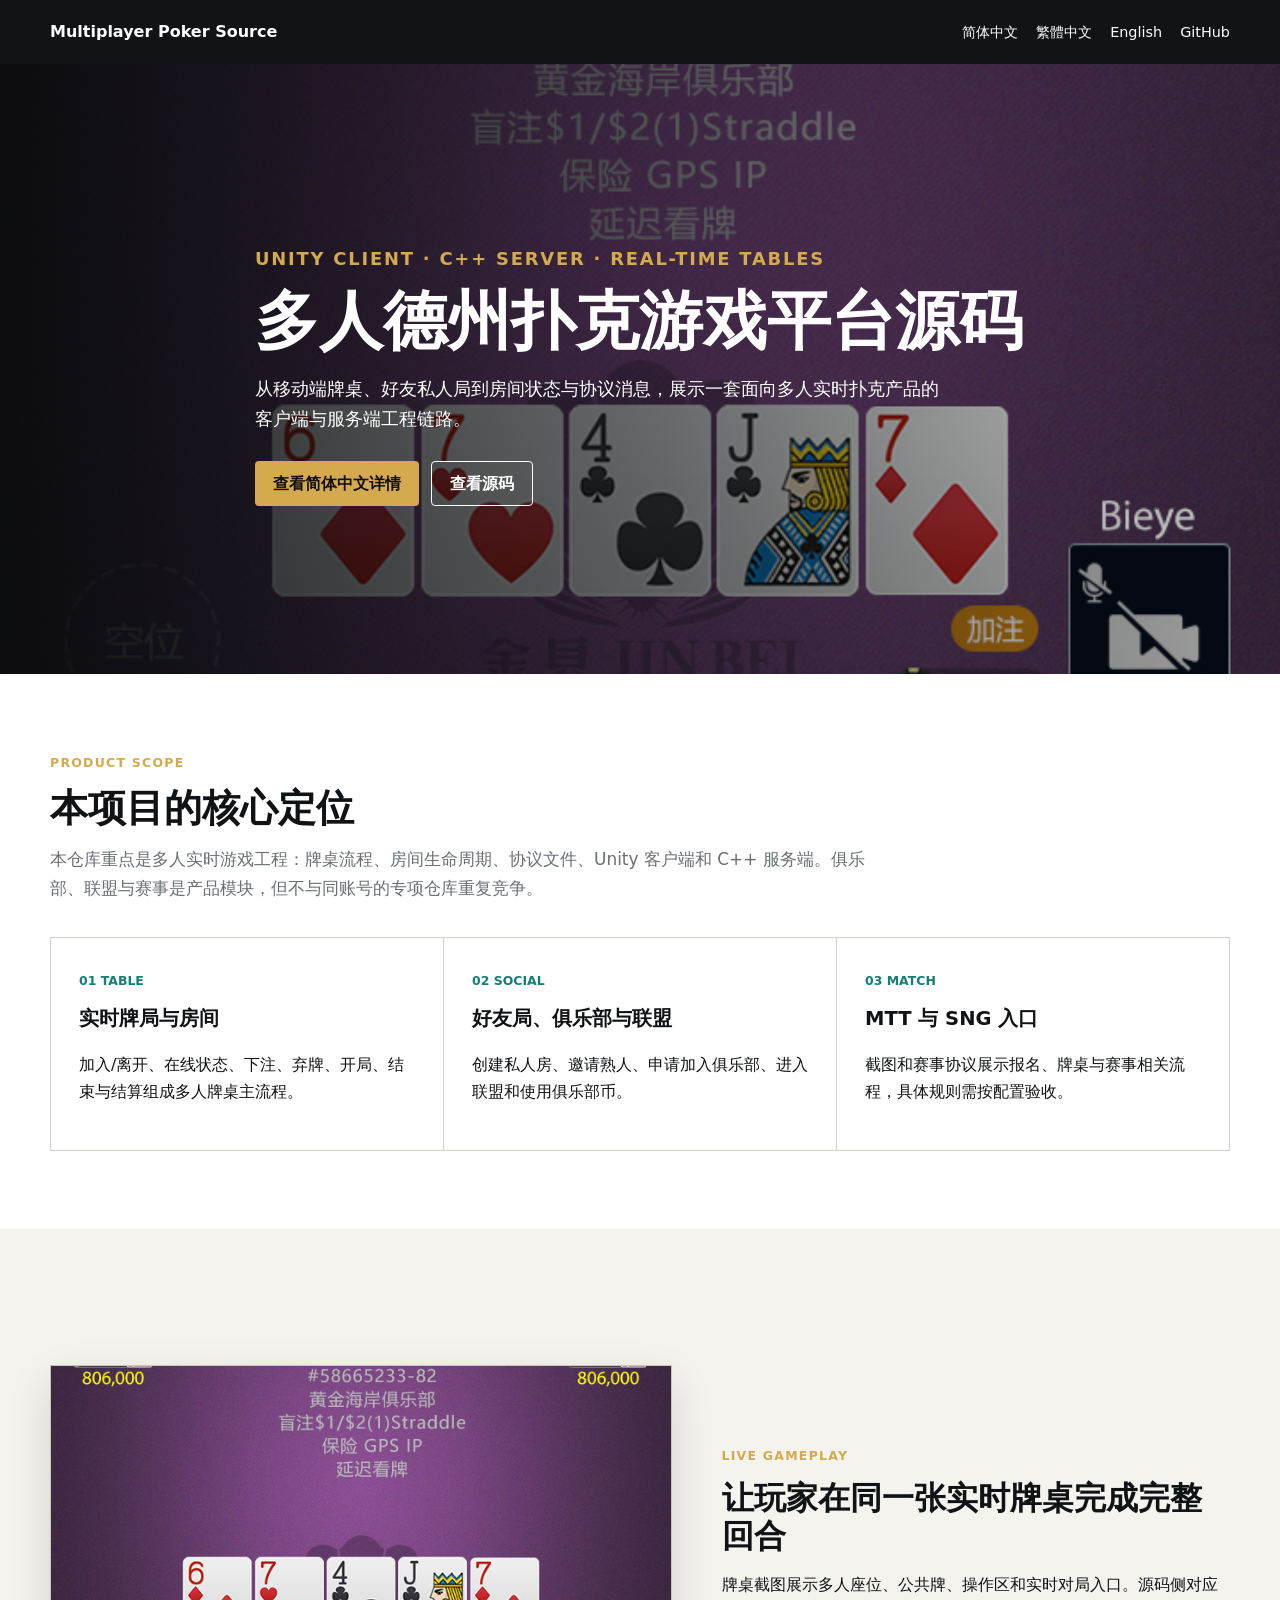
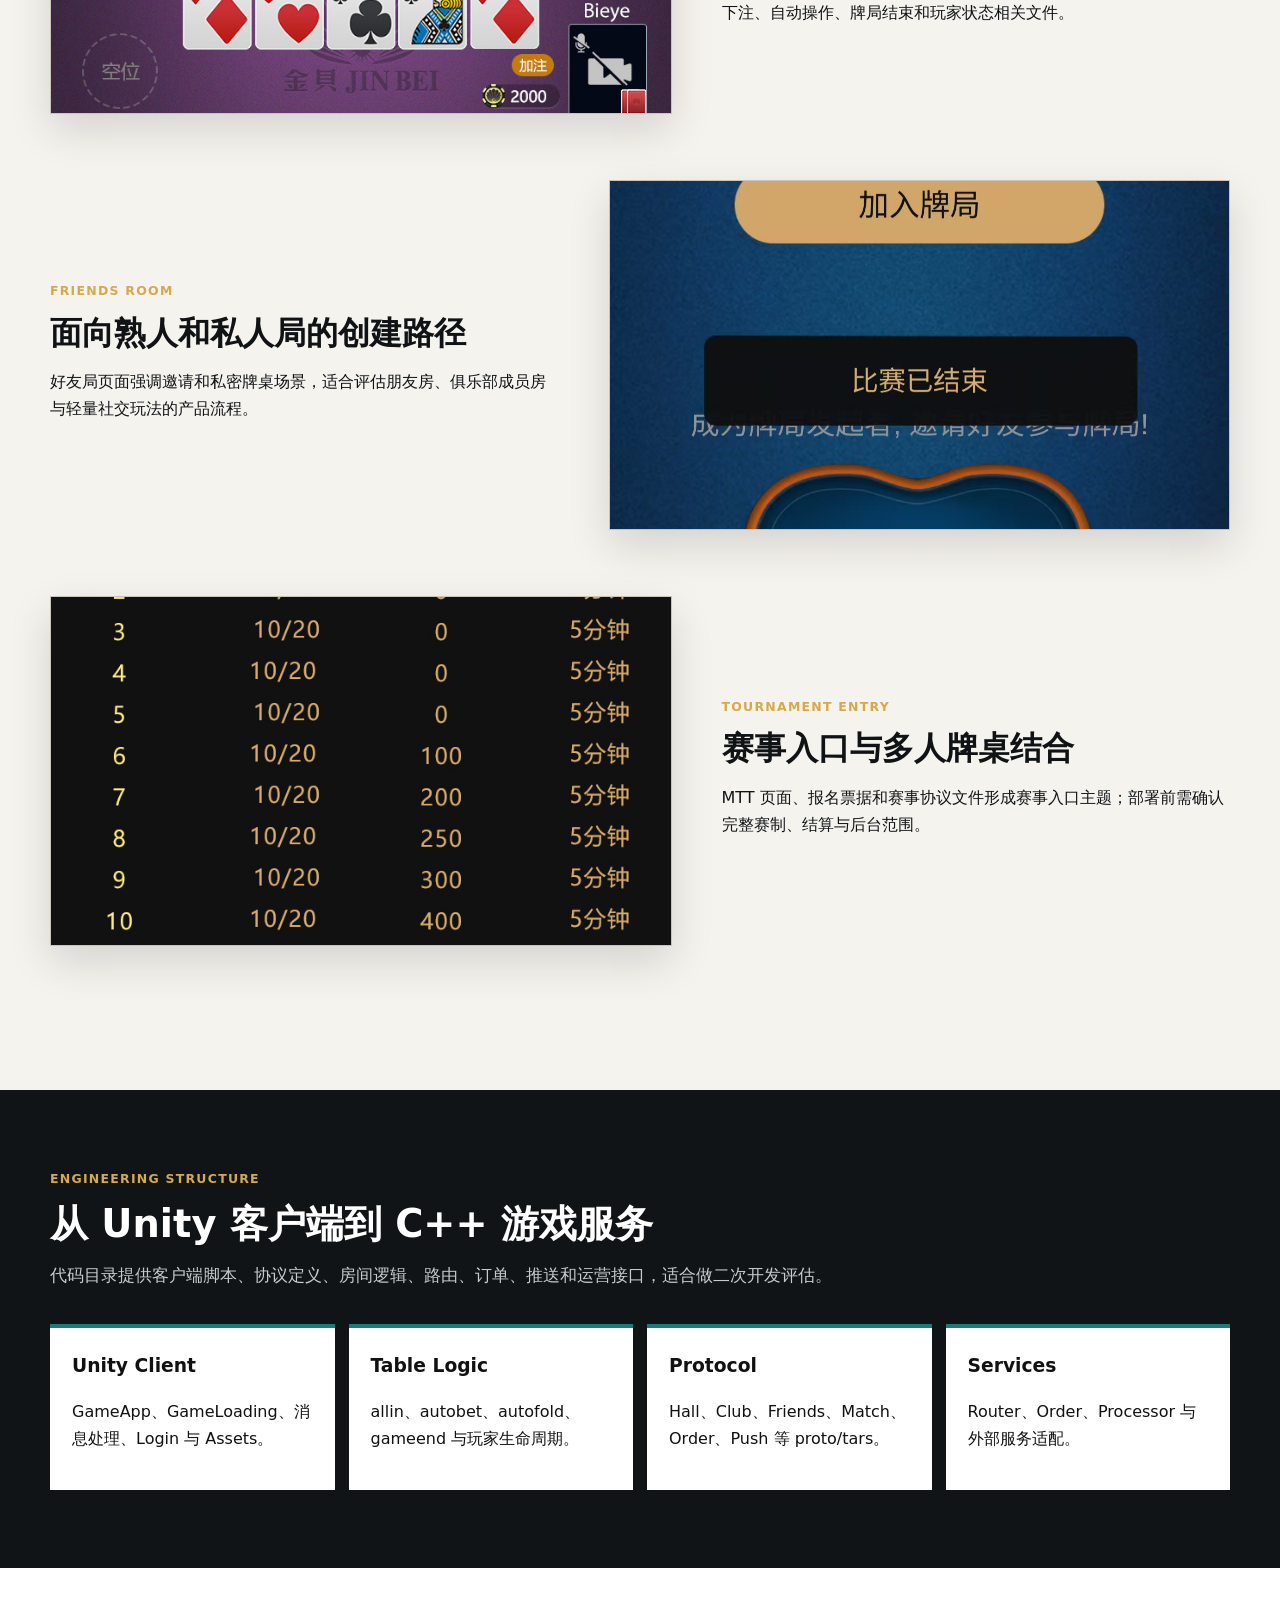
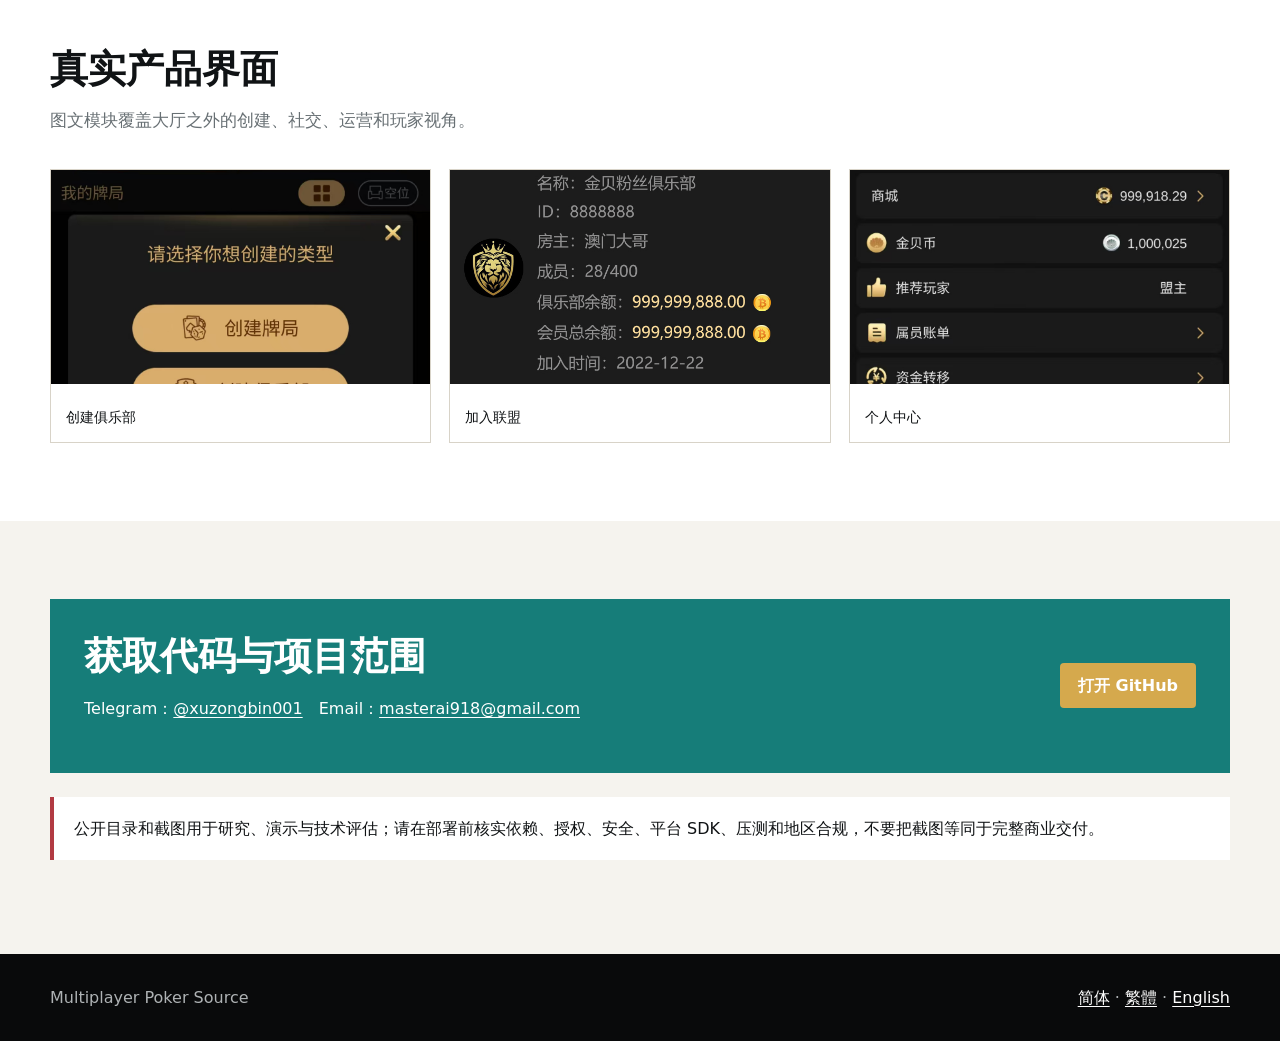
<file: docs/index.html>
<!doctype html><html lang="zh-CN"><head><meta charset="utf-8"><meta name="google-site-verification" content="rrp5Uvgzi-1-rMxUBfhV3wjlNrFqzwnqiA4e3qsOLEM" /><meta name="viewport" content="width=device-width,initial-scale=1"><title>多人德州扑克源码 | C++与Unity</title><meta name="description" content="多人德州扑克源码图文介绍：实时牌桌、好友局、俱乐部、联盟、MTT/SNG、Unity客户端与C++服务端。"><meta name="robots" content="index,follow,max-image-preview:large"><link rel="canonical" href="https://masterai-top.github.io/Texas-Hold-em-Poker/"><link rel="alternate" hreflang="zh-CN" href="https://masterai-top.github.io/Texas-Hold-em-Poker/zh-cn/"><link rel="alternate" hreflang="zh-TW" href="https://masterai-top.github.io/Texas-Hold-em-Poker/zh-tw/"><link rel="alternate" hreflang="en" href="https://masterai-top.github.io/Texas-Hold-em-Poker/en/"><link rel="stylesheet" href="assets/style.css"></head><body><nav class="nav"><div class="wrap"><a class="brand" href="./">Multiplayer Poker Source</a><div class="links"><a href="zh-cn/">简体中文</a><a href="zh-tw/">繁體中文</a><a href="en/">English</a><a href="https://github.com/masterai-top/Texas-Hold-em-Poker">GitHub</a></div></div></nav><header class="hero"><div class="wrap hero-inner"><p class="eyebrow">Unity Client · C++ Server · Real-Time Tables</p><h1>多人德州扑克游戏平台源码</h1><p>从移动端牌桌、好友私人局到房间状态与协议消息，展示一套面向多人实时扑克产品的客户端与服务端工程链路。</p><div class="actions"><a class="button" href="zh-cn/">查看简体中文详情</a><a class="button alt" href="https://github.com/masterai-top/Texas-Hold-em-Poker">查看源码</a></div></div></header><main><section class="section white"><div class="wrap"><p class="eyebrow">Product Scope</p><h2>本项目的核心定位</h2><p class="lead">本仓库重点是多人实时游戏工程：牌桌流程、房间生命周期、协议文件、Unity 客户端和 C++ 服务端。俱乐部、联盟与赛事是产品模块，但不与同账号的专项仓库重复竞争。</p><div class="grid"><article class="card"><b>01 Table</b><h3>实时牌局与房间</h3><p>加入/离开、在线状态、下注、弃牌、开局、结束与结算组成多人牌桌主流程。</p></article><article class="card"><b>02 Social</b><h3>好友局、俱乐部与联盟</h3><p>创建私人房、邀请熟人、申请加入俱乐部、进入联盟和使用俱乐部币。</p></article><article class="card"><b>03 Match</b><h3>MTT 与 SNG 入口</h3><p>截图和赛事协议展示报名、牌桌与赛事相关流程，具体规则需按配置验收。</p></article></div></div></section><section class="section"><div class="wrap"><div class="story"><div class="media"><img src="assets/screenshots/poker-table-01.jpg" alt="德州扑克多人实时牌桌源码界面"></div><div><p class="eyebrow">Live Gameplay</p><h3>让玩家在同一张实时牌桌完成完整回合</h3><p>牌桌截图展示多人座位、公共牌、操作区和实时对局入口。源码侧对应下注、自动操作、牌局结束和玩家状态相关文件。</p></div></div><div class="story rev"><div class="media"><img src="assets/screenshots/private-table-04.jpg" alt="德州扑克好友私人局源码界面"></div><div><p class="eyebrow">Friends Room</p><h3>面向熟人和私人局的创建路径</h3><p>好友局页面强调邀请和私密牌桌场景，适合评估朋友房、俱乐部成员房与轻量社交玩法的产品流程。</p></div></div><div class="story"><div class="media"><img src="assets/screenshots/mtt-tournament-03.jpg" alt="德州扑克MTT赛事源码界面"></div><div><p class="eyebrow">Tournament Entry</p><h3>赛事入口与多人牌桌结合</h3><p>MTT 页面、报名票据和赛事协议文件形成赛事入口主题；部署前需确认完整赛制、结算与后台范围。</p></div></div></div></section><section class="section dark"><div class="wrap"><p class="eyebrow">Engineering Structure</p><h2>从 Unity 客户端到 C++ 游戏服务</h2><p class="lead">代码目录提供客户端脚本、协议定义、房间逻辑、路由、订单、推送和运营接口，适合做二次开发评估。</p><div class="arch"><article class="layer"><h3>Unity Client</h3><p>GameApp、GameLoading、消息处理、Login 与 Assets。</p></article><article class="layer"><h3>Table Logic</h3><p>allin、autobet、autofold、gameend 与玩家生命周期。</p></article><article class="layer"><h3>Protocol</h3><p>Hall、Club、Friends、Match、Order、Push 等 proto/tars。</p></article><article class="layer"><h3>Services</h3><p>Router、Order、Processor 与外部服务适配。</p></article></div></div></section><section class="section white"><div class="wrap"><h2>真实产品界面</h2><p class="lead">图文模块覆盖大厅之外的创建、社交、运营和玩家视角。</p><div class="gallery"><figure><img src="assets/screenshots/create-club-02.jpg" alt="创建德州扑克俱乐部界面"><figcaption>创建俱乐部</figcaption></figure><figure><img src="assets/screenshots/join-alliance-06.jpg" alt="加入德州扑克联盟界面"><figcaption>加入联盟</figcaption></figure><figure><img src="assets/screenshots/player-profile-05.jpg" alt="德州扑克个人中心界面"><figcaption>个人中心</figcaption></figure></div></div></section><section class="section"><div class="wrap"><div class="contact"><div><h2>获取代码与项目范围</h2><p>Telegram：<a href="https://t.me/xuzongbin001">@xuzongbin001</a>　Email：<a href="mailto:masterai918@gmail.com">masterai918@gmail.com</a></p></div><a class="button" href="https://github.com/masterai-top/Texas-Hold-em-Poker">打开 GitHub</a></div><p class="note">公开目录和截图用于研究、演示与技术评估；请在部署前核实依赖、授权、安全、平台 SDK、压测和地区合规，不要把截图等同于完整商业交付。</p></div></section></main><footer class="footer"><div class="wrap"><span>Multiplayer Poker Source</span><span><a href="zh-cn/">简体</a> · <a href="zh-tw/">繁體</a> · <a href="en/">English</a></span></div></footer></body></html>
</file>
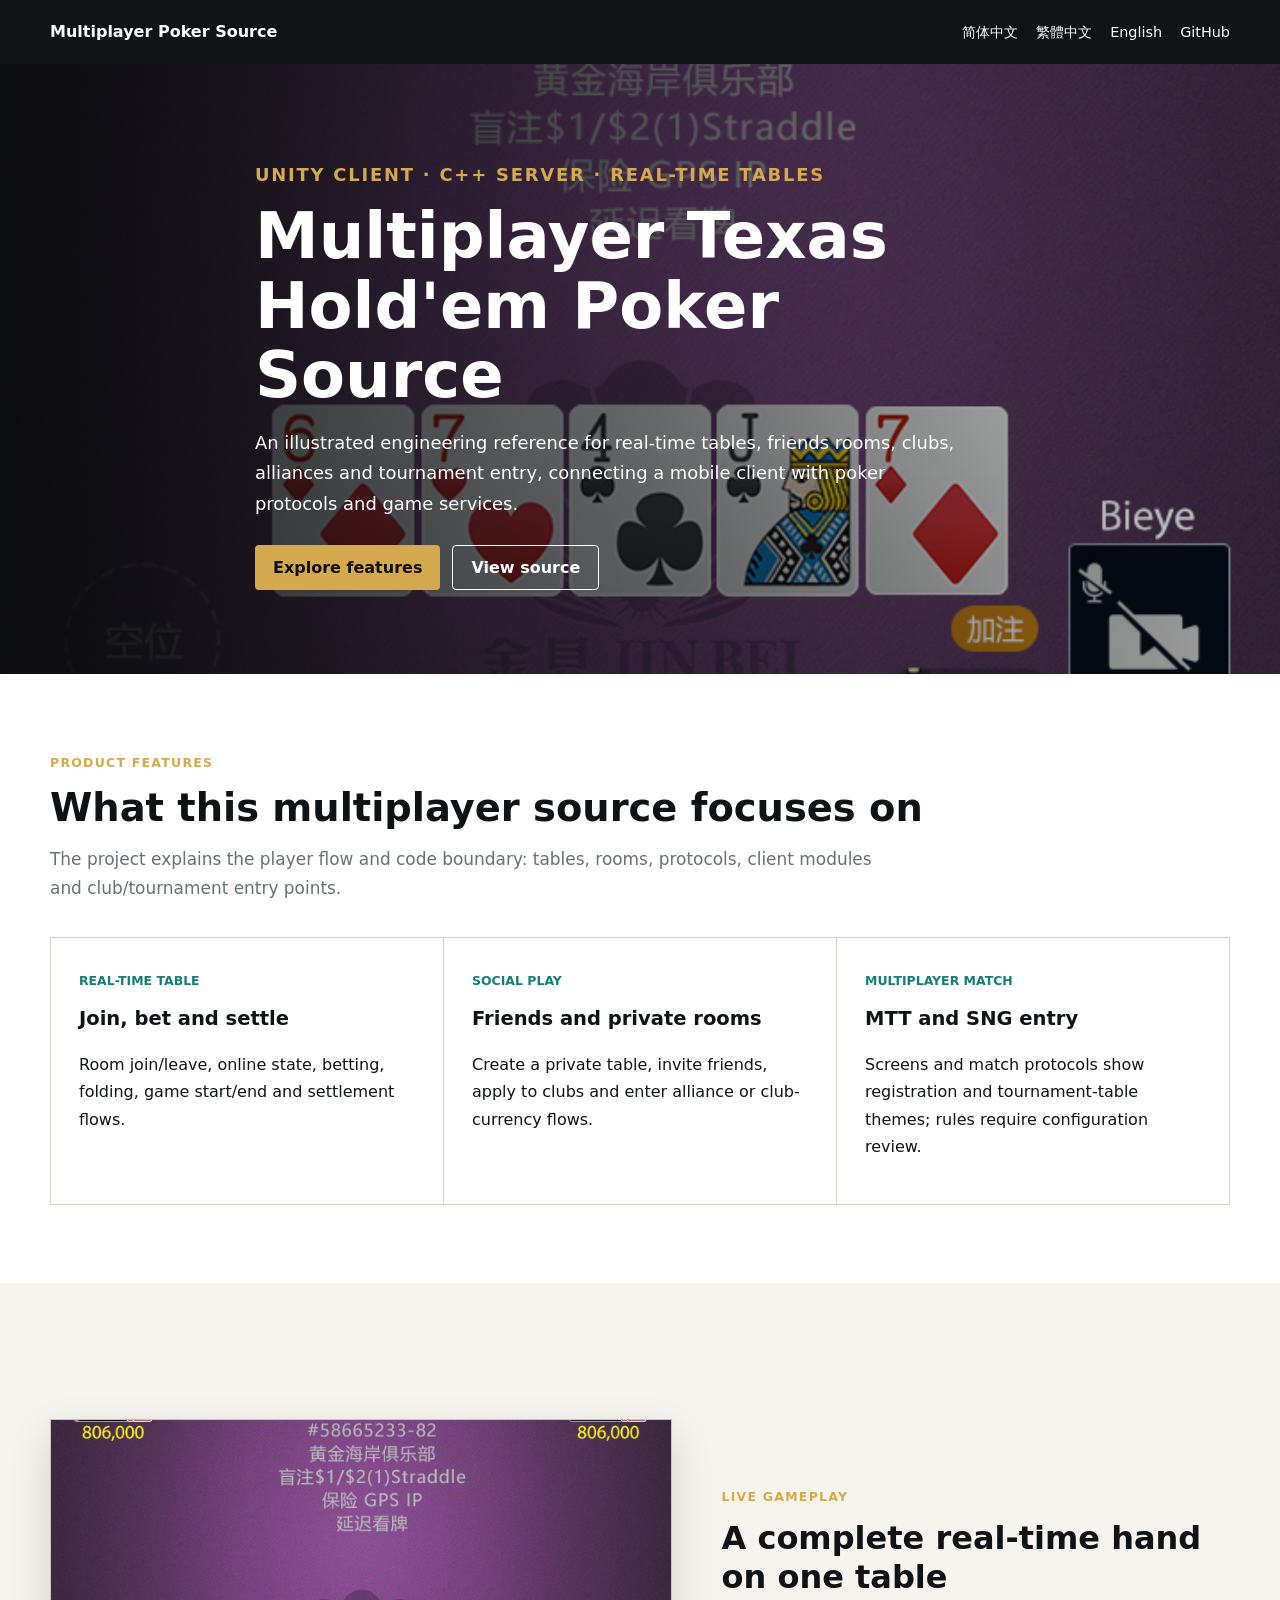
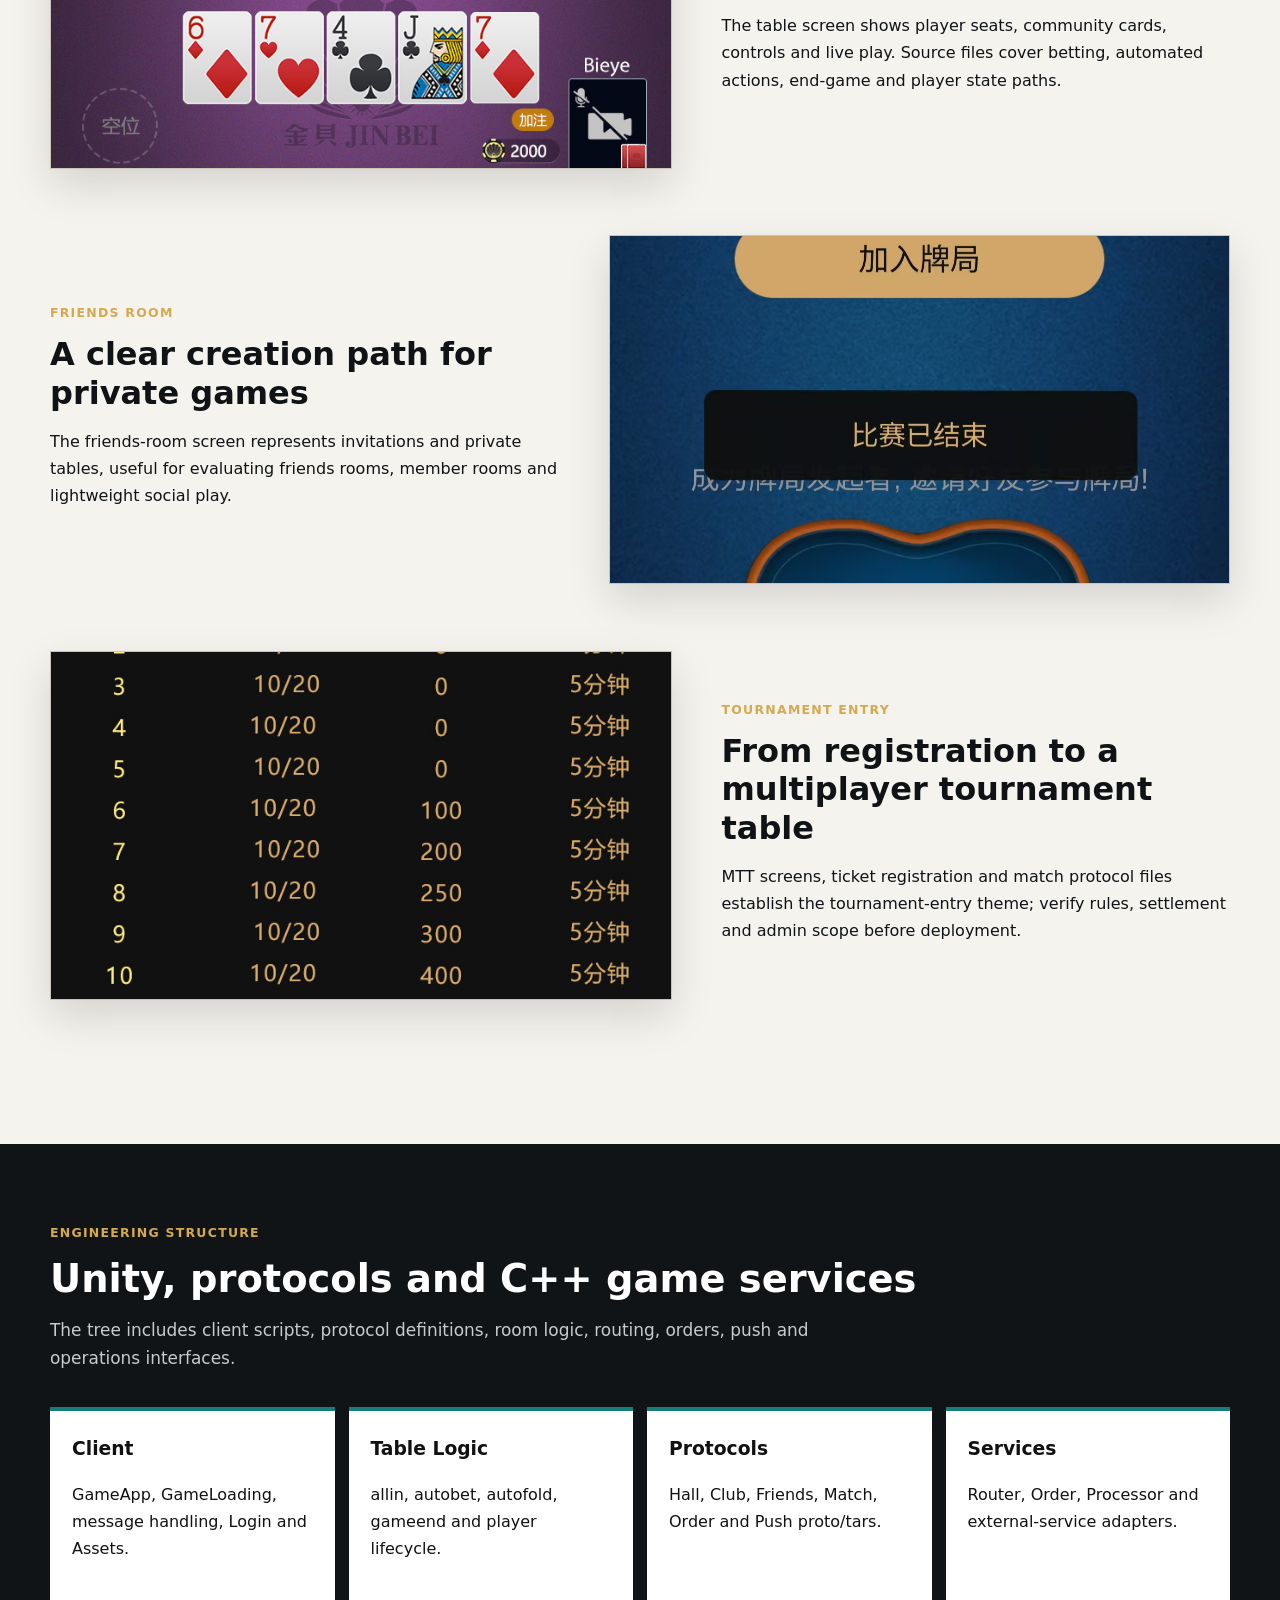
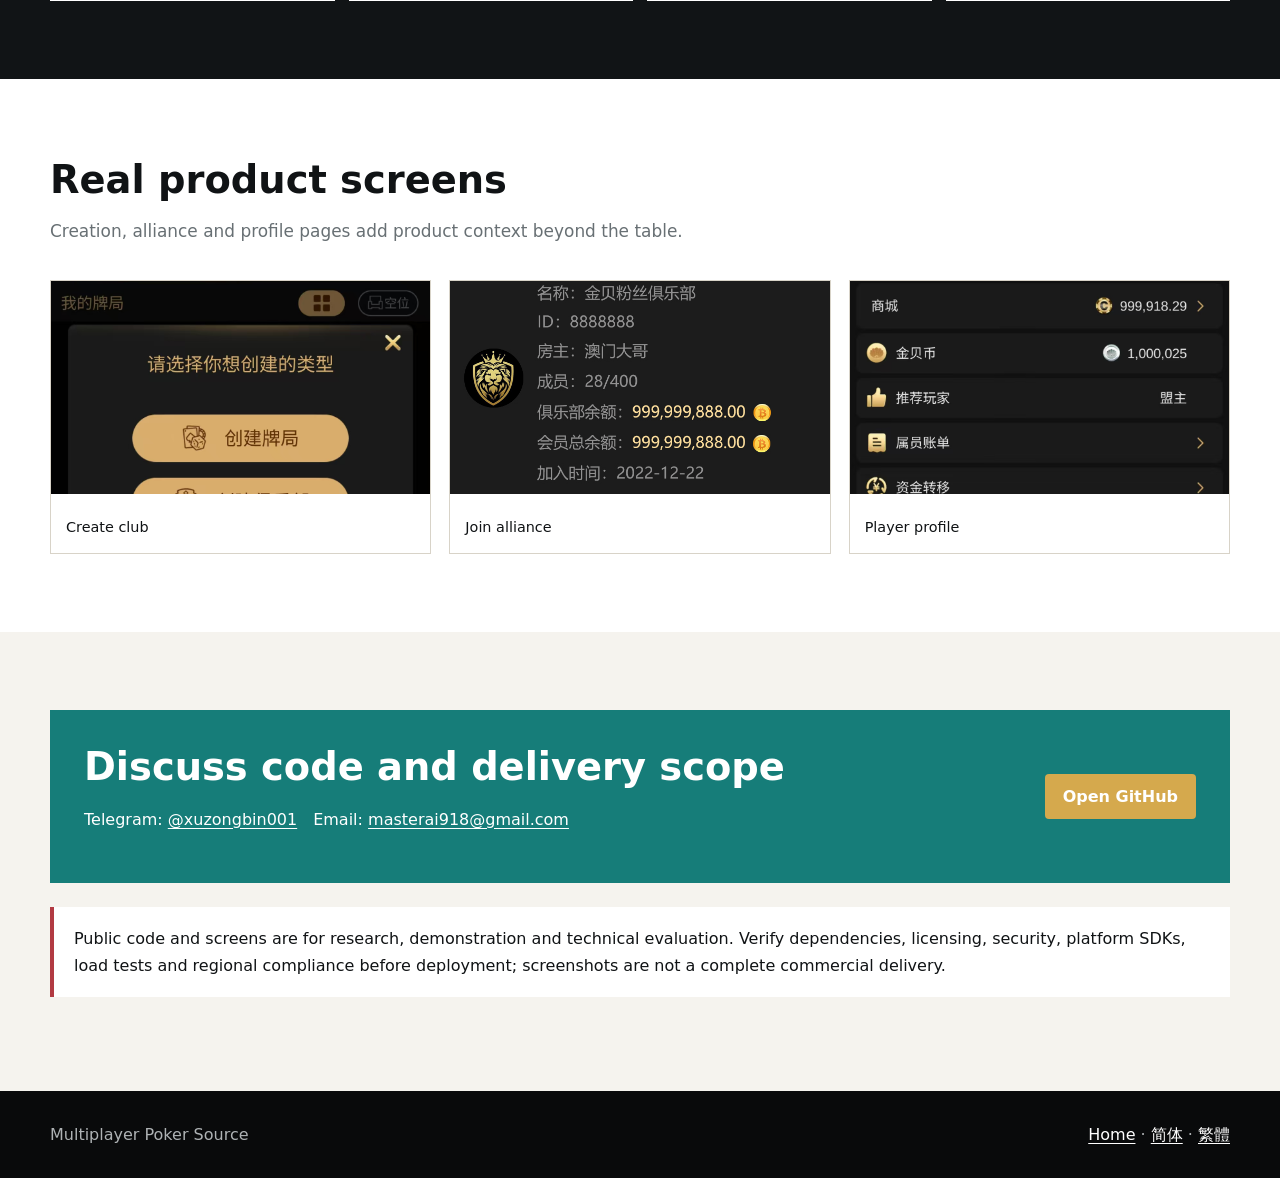
<file: docs/en/index.html>
<!doctype html><html lang="en"><head><meta charset="utf-8"><meta name="viewport" content="width=device-width,initial-scale=1"><title>Multiplayer Poker Source | C++ Unity</title><meta name="description" content="Multiplayer Texas Holdem poker source code with real-time tables, friends rooms, clubs, alliances, MTT/SNG, Unity client and C++ server modules."><meta name="robots" content="index,follow,max-image-preview:large"><link rel="canonical" href="https://masterai-top.github.io/Texas-Hold-em-Poker/en/"><link rel="alternate" hreflang="zh-CN" href="https://masterai-top.github.io/Texas-Hold-em-Poker/zh-cn/"><link rel="alternate" hreflang="zh-TW" href="https://masterai-top.github.io/Texas-Hold-em-Poker/zh-tw/"><link rel="alternate" hreflang="en" href="https://masterai-top.github.io/Texas-Hold-em-Poker/en/"><link rel="stylesheet" href="../assets/style.css"></head><body><nav class="nav"><div class="wrap"><a class="brand" href="../">Multiplayer Poker Source</a><div class="links"><a href="../zh-cn/">简体中文</a><a href="../zh-tw/">繁體中文</a><a href="./">English</a><a href="https://github.com/masterai-top/Texas-Hold-em-Poker">GitHub</a></div></div></nav><header class="hero"><div class="wrap hero-inner"><p class="eyebrow">Unity Client · C++ Server · Real-Time Tables</p><h1>Multiplayer Texas Hold'em Poker Source</h1><p>An illustrated engineering reference for real-time tables, friends rooms, clubs, alliances and tournament entry, connecting a mobile client with poker protocols and game services.</p><div class="actions"><a class="button" href="#features">Explore features</a><a class="button alt" href="https://github.com/masterai-top/Texas-Hold-em-Poker">View source</a></div></div></header><main><section class="section white" id="features"><div class="wrap"><p class="eyebrow">Product Features</p><h2>What this multiplayer source focuses on</h2><p class="lead">The project explains the player flow and code boundary: tables, rooms, protocols, client modules and club/tournament entry points.</p><div class="grid"><article class="card"><b>Real-Time Table</b><h3>Join, bet and settle</h3><p>Room join/leave, online state, betting, folding, game start/end and settlement flows.</p></article><article class="card"><b>Social Play</b><h3>Friends and private rooms</h3><p>Create a private table, invite friends, apply to clubs and enter alliance or club-currency flows.</p></article><article class="card"><b>Multiplayer Match</b><h3>MTT and SNG entry</h3><p>Screens and match protocols show registration and tournament-table themes; rules require configuration review.</p></article></div></div></section><section class="section"><div class="wrap"><div class="story"><div class="media"><img src="../assets/screenshots/poker-table-01.jpg" alt="Multiplayer Texas Holdem real-time poker table"></div><div><p class="eyebrow">Live Gameplay</p><h3>A complete real-time hand on one table</h3><p>The table screen shows player seats, community cards, controls and live play. Source files cover betting, automated actions, end-game and player state paths.</p></div></div><div class="story rev"><div class="media"><img src="../assets/screenshots/private-table-04.jpg" alt="Texas Holdem friends private room"></div><div><p class="eyebrow">Friends Room</p><h3>A clear creation path for private games</h3><p>The friends-room screen represents invitations and private tables, useful for evaluating friends rooms, member rooms and lightweight social play.</p></div></div><div class="story"><div class="media"><img src="../assets/screenshots/mtt-tournament-03.jpg" alt="Texas Holdem MTT tournament screen"></div><div><p class="eyebrow">Tournament Entry</p><h3>From registration to a multiplayer tournament table</h3><p>MTT screens, ticket registration and match protocol files establish the tournament-entry theme; verify rules, settlement and admin scope before deployment.</p></div></div></div></section><section class="section dark"><div class="wrap"><p class="eyebrow">Engineering Structure</p><h2>Unity, protocols and C++ game services</h2><p class="lead">The tree includes client scripts, protocol definitions, room logic, routing, orders, push and operations interfaces.</p><div class="arch"><article class="layer"><h3>Client</h3><p>GameApp, GameLoading, message handling, Login and Assets.</p></article><article class="layer"><h3>Table Logic</h3><p>allin, autobet, autofold, gameend and player lifecycle.</p></article><article class="layer"><h3>Protocols</h3><p>Hall, Club, Friends, Match, Order and Push proto/tars.</p></article><article class="layer"><h3>Services</h3><p>Router, Order, Processor and external-service adapters.</p></article></div></div></section><section class="section white"><div class="wrap"><h2>Real product screens</h2><p class="lead">Creation, alliance and profile pages add product context beyond the table.</p><div class="gallery"><figure><img src="../assets/screenshots/create-club-02.jpg" alt="Create a Texas Holdem poker club"><figcaption>Create club</figcaption></figure><figure><img src="../assets/screenshots/join-alliance-06.jpg" alt="Join a Texas Holdem poker alliance"><figcaption>Join alliance</figcaption></figure><figure><img src="../assets/screenshots/player-profile-05.jpg" alt="Texas Holdem player profile"><figcaption>Player profile</figcaption></figure></div></div></section><section class="section"><div class="wrap"><div class="contact"><div><h2>Discuss code and delivery scope</h2><p>Telegram: <a href="https://t.me/xuzongbin001">@xuzongbin001</a>　Email: <a href="mailto:masterai918@gmail.com">masterai918@gmail.com</a></p></div><a class="button" href="https://github.com/masterai-top/Texas-Hold-em-Poker">Open GitHub</a></div><p class="note">Public code and screens are for research, demonstration and technical evaluation. Verify dependencies, licensing, security, platform SDKs, load tests and regional compliance before deployment; screenshots are not a complete commercial delivery.</p></div></section></main><footer class="footer"><div class="wrap"><span>Multiplayer Poker Source</span><span><a href="../">Home</a> · <a href="../zh-cn/">简体</a> · <a href="../zh-tw/">繁體</a></span></div></footer></body></html>
</file>
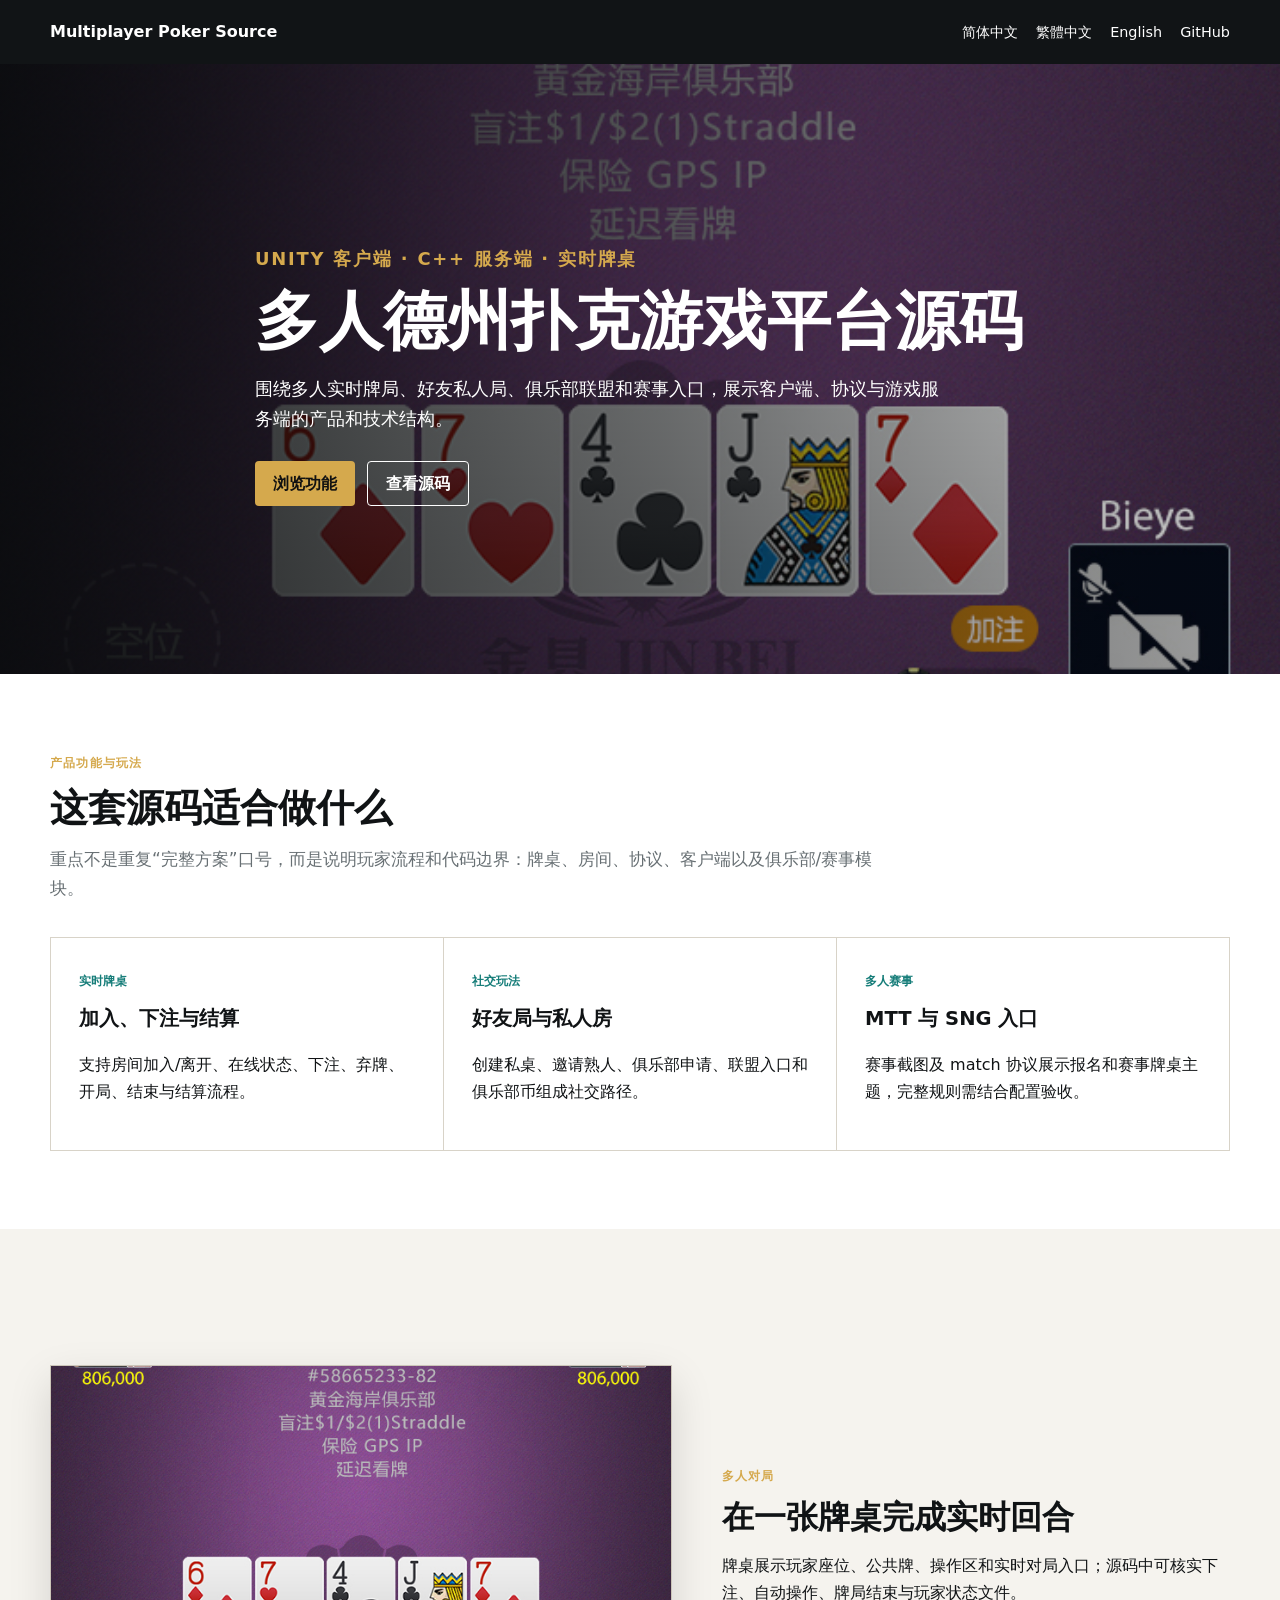
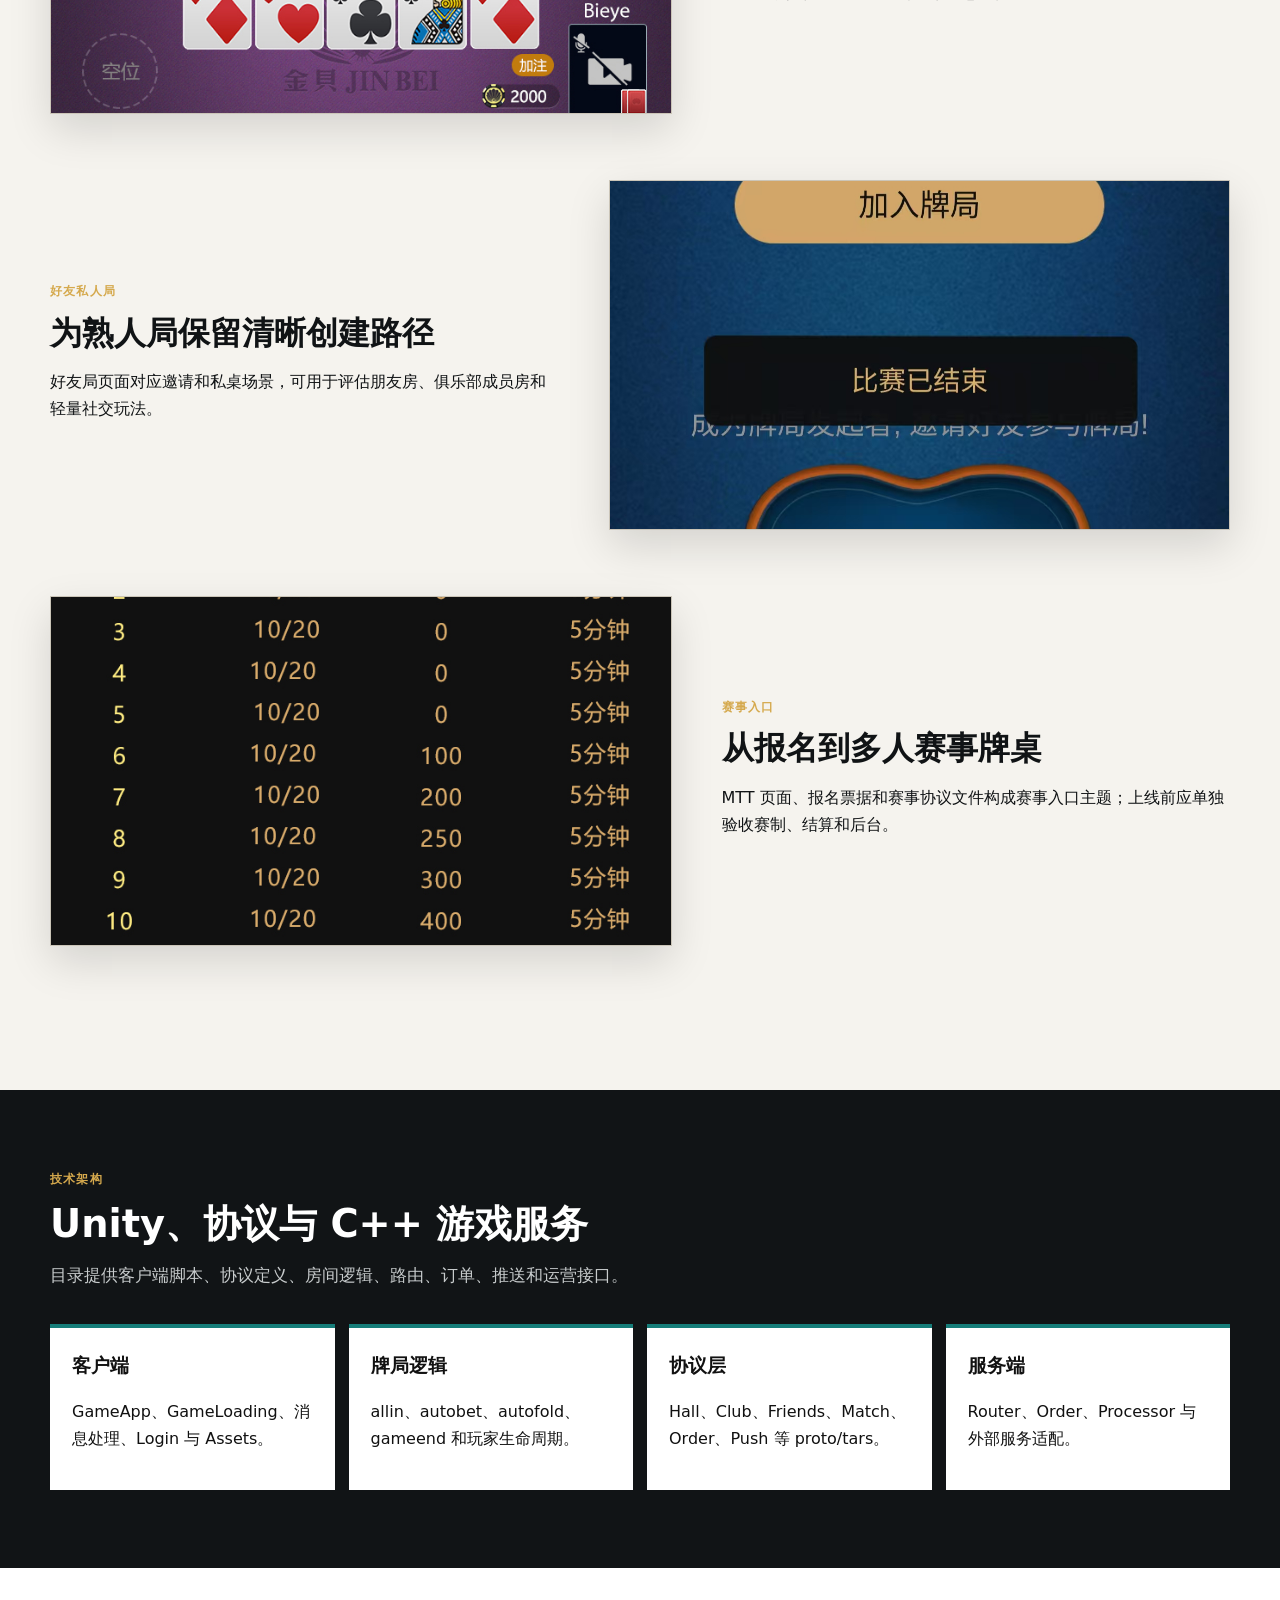
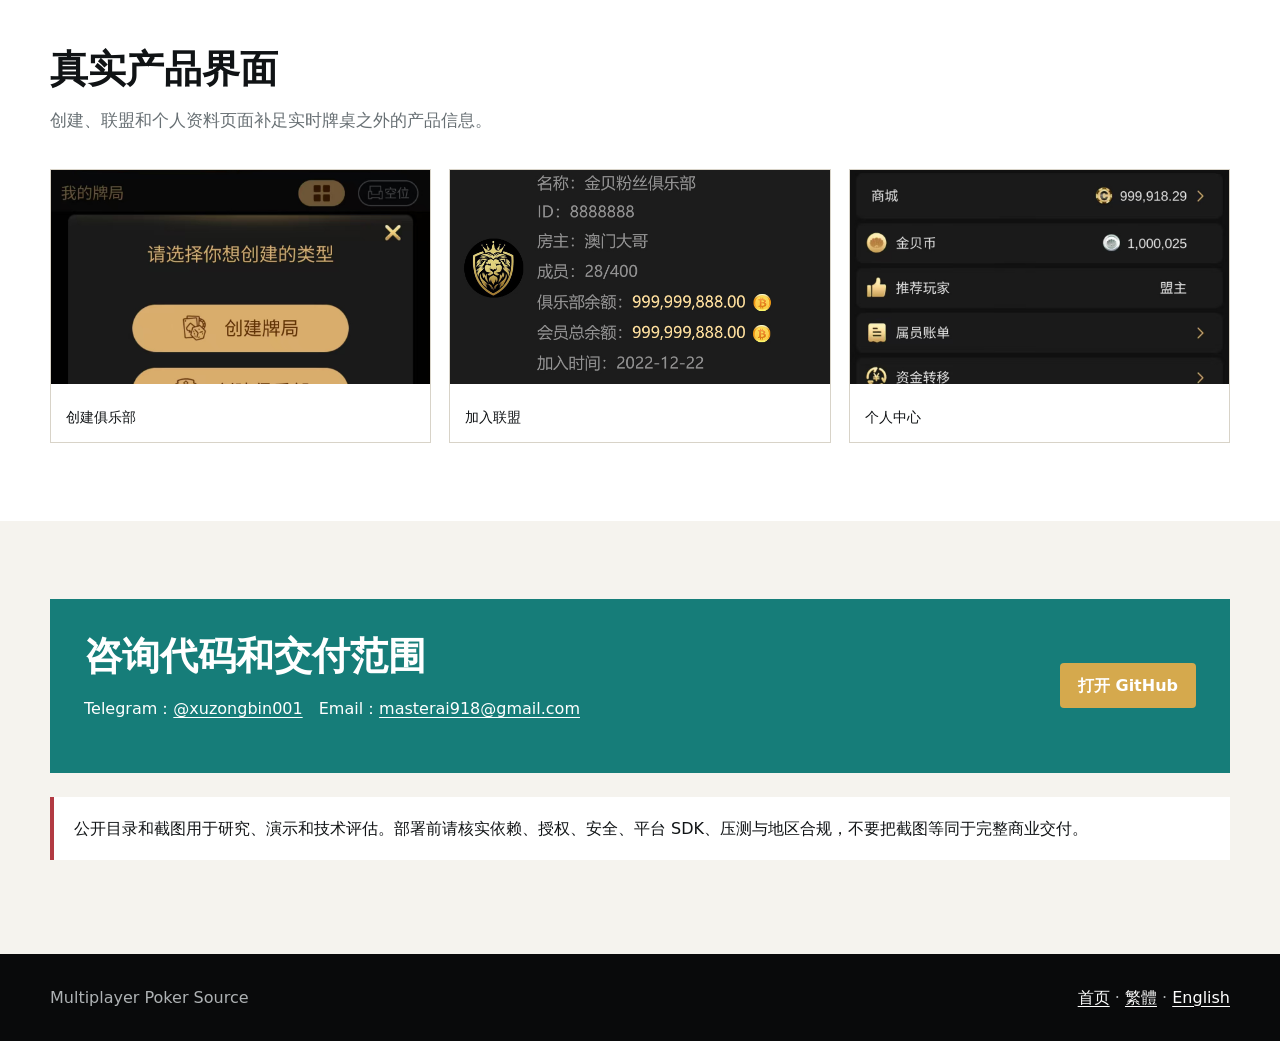
<file: docs/zh-cn/index.html>
<!doctype html><html lang="zh-CN"><head><meta charset="utf-8"><meta name="viewport" content="width=device-width,initial-scale=1"><title>多人德州扑克源码 | 实时牌局与C++服务</title><meta name="description" content="多人德州扑克源码：实时牌桌、好友私人局、俱乐部联盟、MTT/SNG、Unity客户端与C++服务端图文介绍。"><meta name="robots" content="index,follow,max-image-preview:large"><link rel="canonical" href="https://masterai-top.github.io/Texas-Hold-em-Poker/zh-cn/"><link rel="alternate" hreflang="zh-CN" href="https://masterai-top.github.io/Texas-Hold-em-Poker/zh-cn/"><link rel="alternate" hreflang="zh-TW" href="https://masterai-top.github.io/Texas-Hold-em-Poker/zh-tw/"><link rel="alternate" hreflang="en" href="https://masterai-top.github.io/Texas-Hold-em-Poker/en/"><link rel="stylesheet" href="../assets/style.css"></head><body><nav class="nav"><div class="wrap"><a class="brand" href="../">Multiplayer Poker Source</a><div class="links"><a href="./">简体中文</a><a href="../zh-tw/">繁體中文</a><a href="../en/">English</a><a href="https://github.com/masterai-top/Texas-Hold-em-Poker">GitHub</a></div></div></nav><header class="hero"><div class="wrap hero-inner"><p class="eyebrow">Unity 客户端 · C++ 服务端 · 实时牌桌</p><h1>多人德州扑克游戏平台源码</h1><p>围绕多人实时牌局、好友私人局、俱乐部联盟和赛事入口，展示客户端、协议与游戏服务端的产品和技术结构。</p><div class="actions"><a class="button" href="#features">浏览功能</a><a class="button alt" href="https://github.com/masterai-top/Texas-Hold-em-Poker">查看源码</a></div></div></header><main><section class="section white" id="features"><div class="wrap"><p class="eyebrow">产品功能与玩法</p><h2>这套源码适合做什么</h2><p class="lead">重点不是重复“完整方案”口号，而是说明玩家流程和代码边界：牌桌、房间、协议、客户端以及俱乐部/赛事模块。</p><div class="grid"><article class="card"><b>实时牌桌</b><h3>加入、下注与结算</h3><p>支持房间加入/离开、在线状态、下注、弃牌、开局、结束与结算流程。</p></article><article class="card"><b>社交玩法</b><h3>好友局与私人房</h3><p>创建私桌、邀请熟人、俱乐部申请、联盟入口和俱乐部币组成社交路径。</p></article><article class="card"><b>多人赛事</b><h3>MTT 与 SNG 入口</h3><p>赛事截图及 match 协议展示报名和赛事牌桌主题，完整规则需结合配置验收。</p></article></div></div></section><section class="section"><div class="wrap"><div class="story"><div class="media"><img src="../assets/screenshots/poker-table-01.jpg" alt="德州扑克多人实时牌桌界面"></div><div><p class="eyebrow">多人对局</p><h3>在一张牌桌完成实时回合</h3><p>牌桌展示玩家座位、公共牌、操作区和实时对局入口；源码中可核实下注、自动操作、牌局结束与玩家状态文件。</p></div></div><div class="story rev"><div class="media"><img src="../assets/screenshots/private-table-04.jpg" alt="德州扑克好友私人局界面"></div><div><p class="eyebrow">好友私人局</p><h3>为熟人局保留清晰创建路径</h3><p>好友局页面对应邀请和私桌场景，可用于评估朋友房、俱乐部成员房和轻量社交玩法。</p></div></div><div class="story"><div class="media"><img src="../assets/screenshots/mtt-tournament-03.jpg" alt="德州扑克MTT赛事界面"></div><div><p class="eyebrow">赛事入口</p><h3>从报名到多人赛事牌桌</h3><p>MTT 页面、报名票据和赛事协议文件构成赛事入口主题；上线前应单独验收赛制、结算和后台。</p></div></div></div></section><section class="section dark"><div class="wrap"><p class="eyebrow">技术架构</p><h2>Unity、协议与 C++ 游戏服务</h2><p class="lead">目录提供客户端脚本、协议定义、房间逻辑、路由、订单、推送和运营接口。</p><div class="arch"><article class="layer"><h3>客户端</h3><p>GameApp、GameLoading、消息处理、Login 与 Assets。</p></article><article class="layer"><h3>牌局逻辑</h3><p>allin、autobet、autofold、gameend 和玩家生命周期。</p></article><article class="layer"><h3>协议层</h3><p>Hall、Club、Friends、Match、Order、Push 等 proto/tars。</p></article><article class="layer"><h3>服务端</h3><p>Router、Order、Processor 与外部服务适配。</p></article></div></div></section><section class="section white"><div class="wrap"><h2>真实产品界面</h2><p class="lead">创建、联盟和个人资料页面补足实时牌桌之外的产品信息。</p><div class="gallery"><figure><img src="../assets/screenshots/create-club-02.jpg" alt="创建德州扑克俱乐部"><figcaption>创建俱乐部</figcaption></figure><figure><img src="../assets/screenshots/join-alliance-06.jpg" alt="加入德州扑克联盟"><figcaption>加入联盟</figcaption></figure><figure><img src="../assets/screenshots/player-profile-05.jpg" alt="德州扑克个人中心"><figcaption>个人中心</figcaption></figure></div></div></section><section class="section"><div class="wrap"><div class="contact"><div><h2>咨询代码和交付范围</h2><p>Telegram：<a href="https://t.me/xuzongbin001">@xuzongbin001</a>　Email：<a href="mailto:masterai918@gmail.com">masterai918@gmail.com</a></p></div><a class="button" href="https://github.com/masterai-top/Texas-Hold-em-Poker">打开 GitHub</a></div><p class="note">公开目录和截图用于研究、演示和技术评估。部署前请核实依赖、授权、安全、平台 SDK、压测与地区合规，不要把截图等同于完整商业交付。</p></div></section></main><footer class="footer"><div class="wrap"><span>Multiplayer Poker Source</span><span><a href="../">首页</a> · <a href="../zh-tw/">繁體</a> · <a href="../en/">English</a></span></div></footer></body></html>
</file>
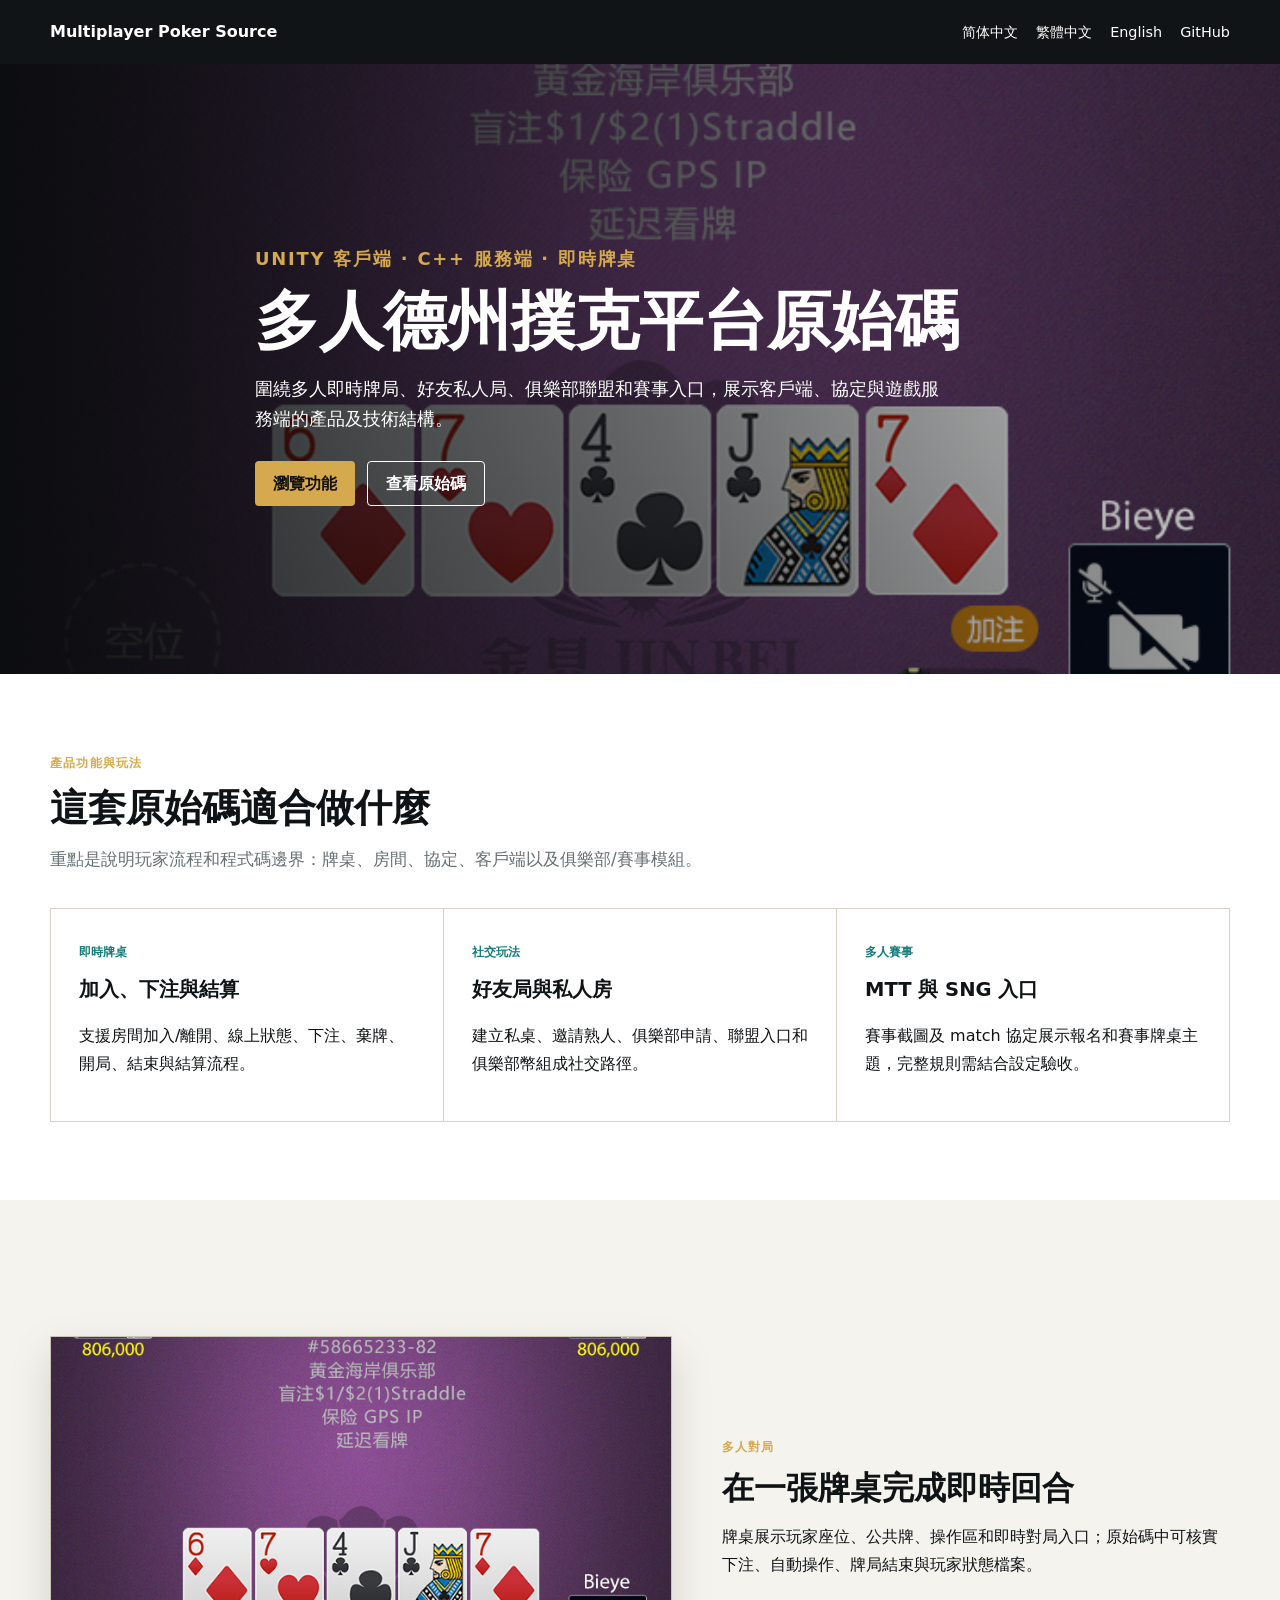
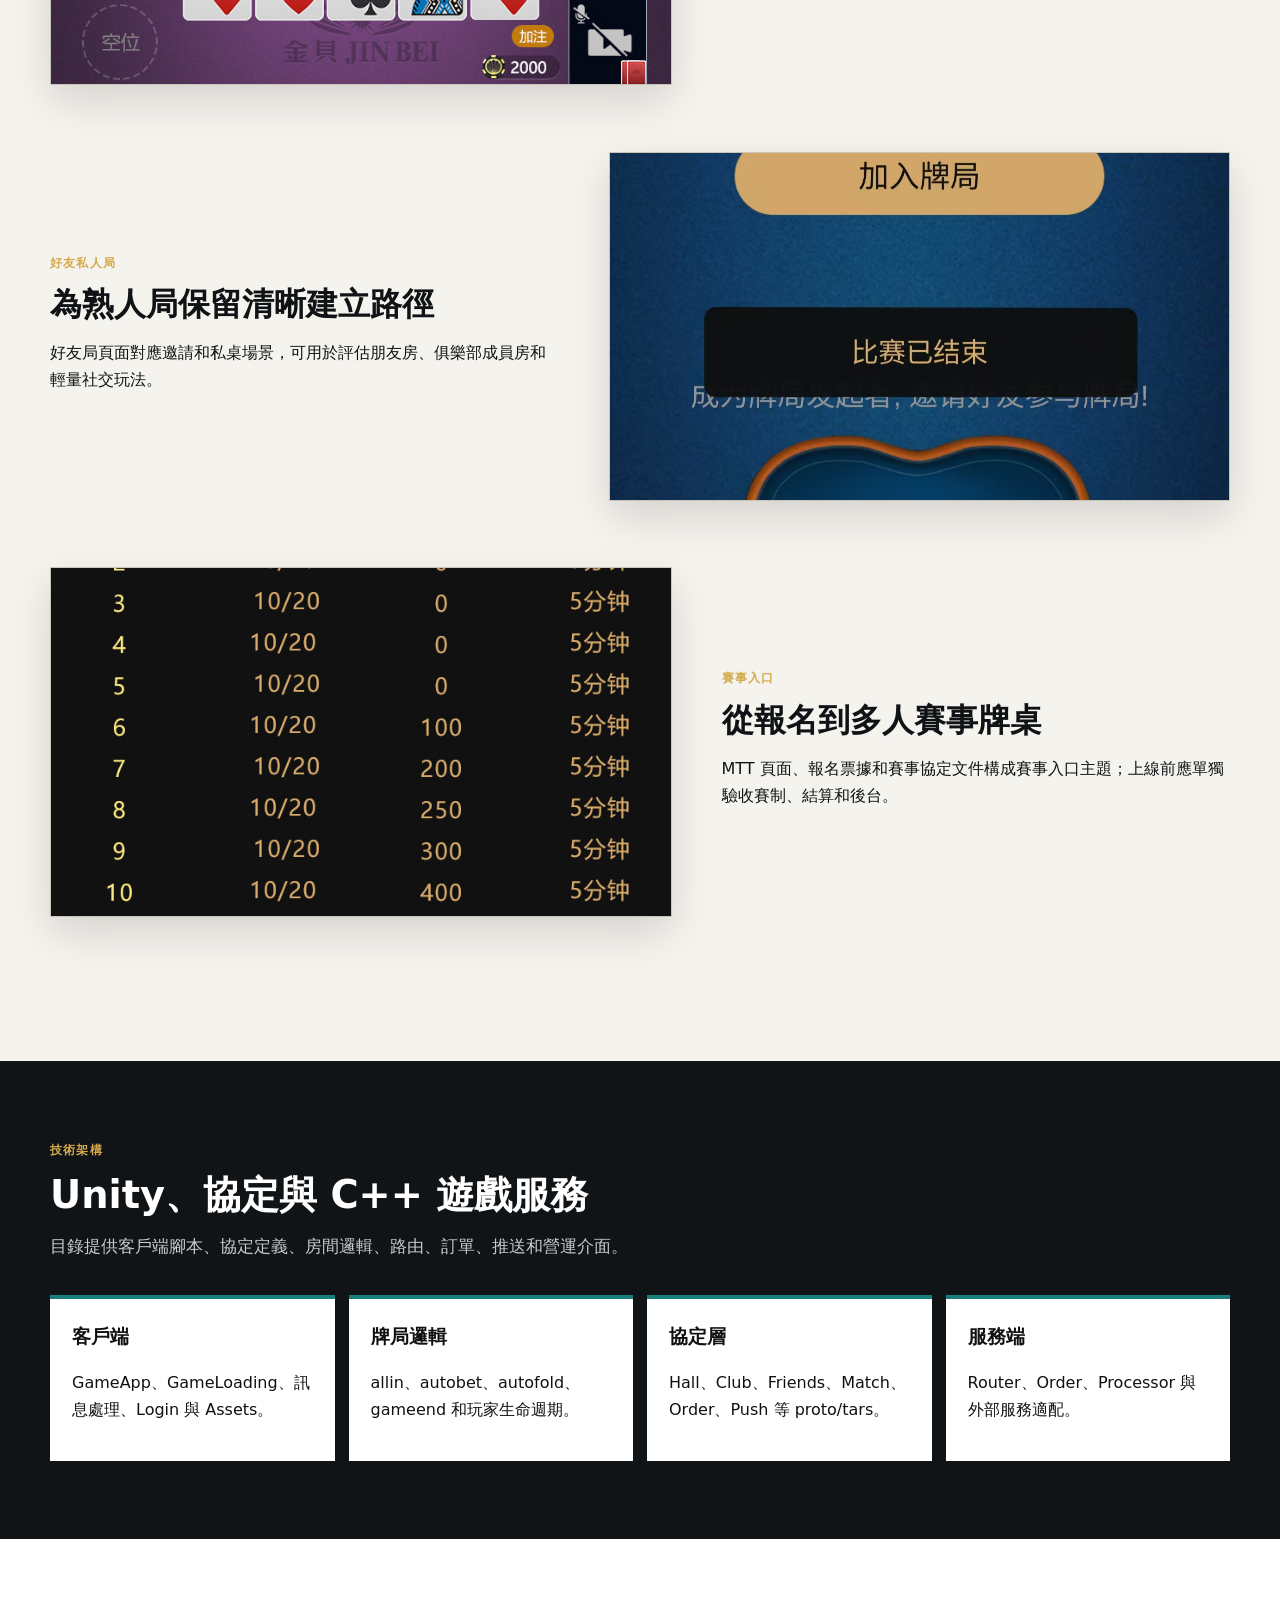
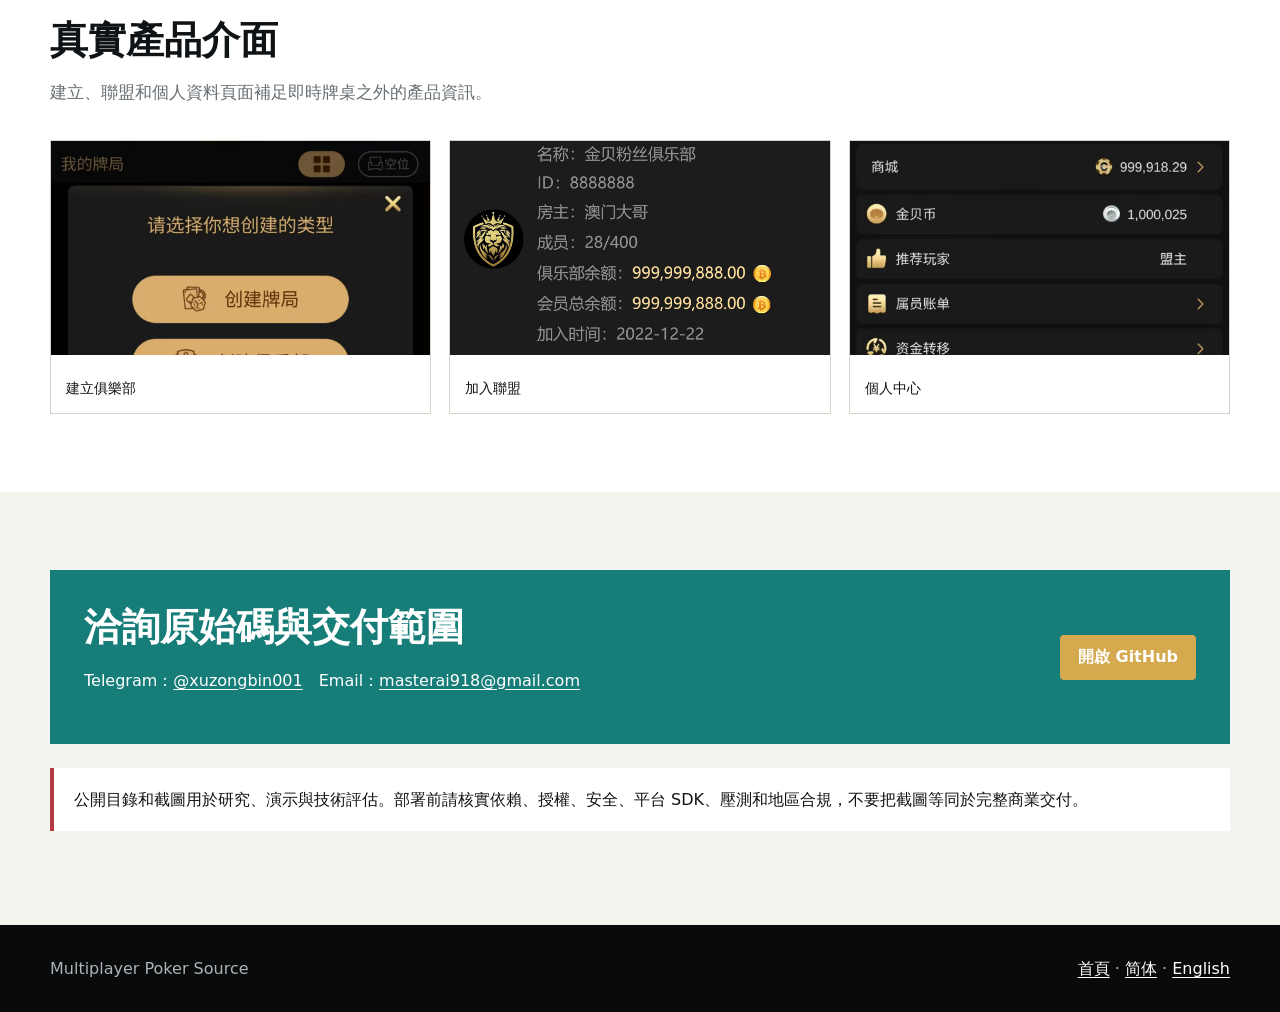
<file: docs/zh-tw/index.html>
<!doctype html><html lang="zh-TW"><head><meta charset="utf-8"><meta name="viewport" content="width=device-width,initial-scale=1"><title>多人德州撲克原始碼 | 即時牌局與C++服務</title><meta name="description" content="多人德州撲克原始碼：即時牌桌、好友私人局、俱樂部聯盟、MTT/SNG、Unity客戶端與C++服務端圖文介紹。"><meta name="robots" content="index,follow,max-image-preview:large"><link rel="canonical" href="https://masterai-top.github.io/Texas-Hold-em-Poker/zh-tw/"><link rel="alternate" hreflang="zh-CN" href="https://masterai-top.github.io/Texas-Hold-em-Poker/zh-cn/"><link rel="alternate" hreflang="zh-TW" href="https://masterai-top.github.io/Texas-Hold-em-Poker/zh-tw/"><link rel="alternate" hreflang="en" href="https://masterai-top.github.io/Texas-Hold-em-Poker/en/"><link rel="stylesheet" href="../assets/style.css"></head><body><nav class="nav"><div class="wrap"><a class="brand" href="../">Multiplayer Poker Source</a><div class="links"><a href="../zh-cn/">简体中文</a><a href="./">繁體中文</a><a href="../en/">English</a><a href="https://github.com/masterai-top/Texas-Hold-em-Poker">GitHub</a></div></div></nav><header class="hero"><div class="wrap hero-inner"><p class="eyebrow">Unity 客戶端 · C++ 服務端 · 即時牌桌</p><h1>多人德州撲克平台原始碼</h1><p>圍繞多人即時牌局、好友私人局、俱樂部聯盟和賽事入口，展示客戶端、協定與遊戲服務端的產品及技術結構。</p><div class="actions"><a class="button" href="#features">瀏覽功能</a><a class="button alt" href="https://github.com/masterai-top/Texas-Hold-em-Poker">查看原始碼</a></div></div></header><main><section class="section white" id="features"><div class="wrap"><p class="eyebrow">產品功能與玩法</p><h2>這套原始碼適合做什麼</h2><p class="lead">重點是說明玩家流程和程式碼邊界：牌桌、房間、協定、客戶端以及俱樂部/賽事模組。</p><div class="grid"><article class="card"><b>即時牌桌</b><h3>加入、下注與結算</h3><p>支援房間加入/離開、線上狀態、下注、棄牌、開局、結束與結算流程。</p></article><article class="card"><b>社交玩法</b><h3>好友局與私人房</h3><p>建立私桌、邀請熟人、俱樂部申請、聯盟入口和俱樂部幣組成社交路徑。</p></article><article class="card"><b>多人賽事</b><h3>MTT 與 SNG 入口</h3><p>賽事截圖及 match 協定展示報名和賽事牌桌主題，完整規則需結合設定驗收。</p></article></div></div></section><section class="section"><div class="wrap"><div class="story"><div class="media"><img src="../assets/screenshots/poker-table-01.jpg" alt="德州撲克多人即時牌桌介面"></div><div><p class="eyebrow">多人對局</p><h3>在一張牌桌完成即時回合</h3><p>牌桌展示玩家座位、公共牌、操作區和即時對局入口；原始碼中可核實下注、自動操作、牌局結束與玩家狀態檔案。</p></div></div><div class="story rev"><div class="media"><img src="../assets/screenshots/private-table-04.jpg" alt="德州撲克好友私人局介面"></div><div><p class="eyebrow">好友私人局</p><h3>為熟人局保留清晰建立路徑</h3><p>好友局頁面對應邀請和私桌場景，可用於評估朋友房、俱樂部成員房和輕量社交玩法。</p></div></div><div class="story"><div class="media"><img src="../assets/screenshots/mtt-tournament-03.jpg" alt="德州撲克MTT賽事介面"></div><div><p class="eyebrow">賽事入口</p><h3>從報名到多人賽事牌桌</h3><p>MTT 頁面、報名票據和賽事協定文件構成賽事入口主題；上線前應單獨驗收賽制、結算和後台。</p></div></div></div></section><section class="section dark"><div class="wrap"><p class="eyebrow">技術架構</p><h2>Unity、協定與 C++ 遊戲服務</h2><p class="lead">目錄提供客戶端腳本、協定定義、房間邏輯、路由、訂單、推送和營運介面。</p><div class="arch"><article class="layer"><h3>客戶端</h3><p>GameApp、GameLoading、訊息處理、Login 與 Assets。</p></article><article class="layer"><h3>牌局邏輯</h3><p>allin、autobet、autofold、gameend 和玩家生命週期。</p></article><article class="layer"><h3>協定層</h3><p>Hall、Club、Friends、Match、Order、Push 等 proto/tars。</p></article><article class="layer"><h3>服務端</h3><p>Router、Order、Processor 與外部服務適配。</p></article></div></div></section><section class="section white"><div class="wrap"><h2>真實產品介面</h2><p class="lead">建立、聯盟和個人資料頁面補足即時牌桌之外的產品資訊。</p><div class="gallery"><figure><img src="../assets/screenshots/create-club-02.jpg" alt="建立德州撲克俱樂部"><figcaption>建立俱樂部</figcaption></figure><figure><img src="../assets/screenshots/join-alliance-06.jpg" alt="加入德州撲克聯盟"><figcaption>加入聯盟</figcaption></figure><figure><img src="../assets/screenshots/player-profile-05.jpg" alt="德州撲克個人中心"><figcaption>個人中心</figcaption></figure></div></div></section><section class="section"><div class="wrap"><div class="contact"><div><h2>洽詢原始碼與交付範圍</h2><p>Telegram：<a href="https://t.me/xuzongbin001">@xuzongbin001</a>　Email：<a href="mailto:masterai918@gmail.com">masterai918@gmail.com</a></p></div><a class="button" href="https://github.com/masterai-top/Texas-Hold-em-Poker">開啟 GitHub</a></div><p class="note">公開目錄和截圖用於研究、演示與技術評估。部署前請核實依賴、授權、安全、平台 SDK、壓測和地區合規，不要把截圖等同於完整商業交付。</p></div></section></main><footer class="footer"><div class="wrap"><span>Multiplayer Poker Source</span><span><a href="../">首頁</a> · <a href="../zh-cn/">简体</a> · <a href="../en/">English</a></span></div></footer></body></html>
</file>
<file: docs/assets/style.css>
:root{--ink:#101315;--paper:#f5f3ee;--white:#fff;--gold:#d5a94d;--teal:#167d79;--muted:#687074;--line:#d8d3c8;--max:1180px}*{box-sizing:border-box}body{margin:0;background:var(--paper);color:var(--ink);font-family:Inter,"Noto Sans SC","Noto Sans TC",system-ui,sans-serif;line-height:1.7}a{color:var(--teal);text-underline-offset:3px}.wrap{width:min(var(--max),calc(100% - 40px));margin:auto}.nav{background:#111416;color:#fff}.nav .wrap{min-height:64px;display:flex;align-items:center;justify-content:space-between;gap:20px}.brand{color:#fff;text-decoration:none;font-weight:800}.links{display:flex;gap:18px;flex-wrap:wrap}.links a{color:#fff;text-decoration:none;font-size:.9rem}.hero{min-height:610px;display:grid;align-items:end;color:#fff;background:linear-gradient(90deg,rgba(7,10,11,.9),rgba(7,10,11,.58) 52%,rgba(7,10,11,.18)),url("screenshots/poker-table-01.jpg") center/cover no-repeat}.hero-inner{padding:88px 0 76px;max-width:770px}.eyebrow{color:var(--gold);font-weight:800;font-size:.78rem;letter-spacing:.1em;text-transform:uppercase;margin:0 0 12px}.hero h1{font-size:clamp(2.2rem,5vw,4.7rem);line-height:1.08;margin:0;letter-spacing:0}.hero p{font-size:1.12rem;max-width:700px}.actions{display:flex;gap:12px;flex-wrap:wrap;margin-top:26px}.button{display:inline-flex;align-items:center;justify-content:center;min-height:45px;padding:0 18px;border-radius:4px;background:var(--gold);color:#111;text-decoration:none;font-weight:800}.button.alt{background:transparent;color:#fff;border:1px solid #fff}.section{padding:78px 0}.white{background:#fff}.dark{background:#111416;color:#fff}.section h2{font-size:clamp(1.8rem,3vw,2.9rem);line-height:1.2;margin:0 0 14px}.lead{max-width:840px;color:var(--muted);font-size:1.06rem;margin:0 0 34px}.dark .lead{color:#c7cbcc}.grid{display:grid;grid-template-columns:repeat(3,1fr);gap:1px;background:var(--line);border:1px solid var(--line)}.card{background:#fff;padding:28px;min-height:190px}.card b{color:var(--teal);font-size:.78rem;text-transform:uppercase}.card h3{margin:9px 0;font-size:1.22rem}.story{display:grid;grid-template-columns:1.1fr .9fr;gap:50px;align-items:center;margin:58px 0}.story.rev{grid-template-columns:.9fr 1.1fr}.story.rev .media{order:2}.media img{width:100%;aspect-ratio:16/9;object-fit:cover;border:1px solid #cbc5b8;box-shadow:0 16px 40px #0002}.story h3{font-size:clamp(1.5rem,2.5vw,2.2rem);line-height:1.2;margin:0 0 12px}.arch{display:grid;grid-template-columns:repeat(4,1fr);gap:14px}.layer{padding:22px;background:#fff;color:#111;border-top:4px solid var(--teal)}.layer h3{margin:0 0 8px}.gallery{display:grid;grid-template-columns:repeat(3,1fr);gap:18px}.gallery figure{margin:0;border:1px solid var(--line);background:#fff}.gallery img{width:100%;aspect-ratio:16/9;object-fit:cover}.gallery figcaption{padding:13px 15px;font-size:.9rem}.contact{padding:34px;background:var(--teal);color:#fff;display:flex;justify-content:space-between;align-items:center;gap:24px}.contact h2{margin:0 0 8px}.contact a{color:#fff}.note{border-left:4px solid #b23a42;background:#fff;padding:18px 20px;margin-top:24px}.footer{background:#090a0b;color:#aeb2b4;padding:30px 0}.footer .wrap{display:flex;justify-content:space-between;gap:18px;flex-wrap:wrap}.footer a{color:#fff}@media(max-width:850px){.nav .wrap{padding:12px 0;align-items:flex-start;flex-direction:column}.hero{min-height:550px}.grid,.arch,.gallery{grid-template-columns:1fr 1fr}.story,.story.rev{grid-template-columns:1fr;gap:24px}.story.rev .media{order:0}.contact{align-items:flex-start;flex-direction:column}}@media(max-width:540px){.wrap{width:calc(100% - 24px)}.section{padding:56px 0}.grid,.arch,.gallery{grid-template-columns:1fr}.hero h1{font-size:2.25rem}.button{width:100%}}
</file>
